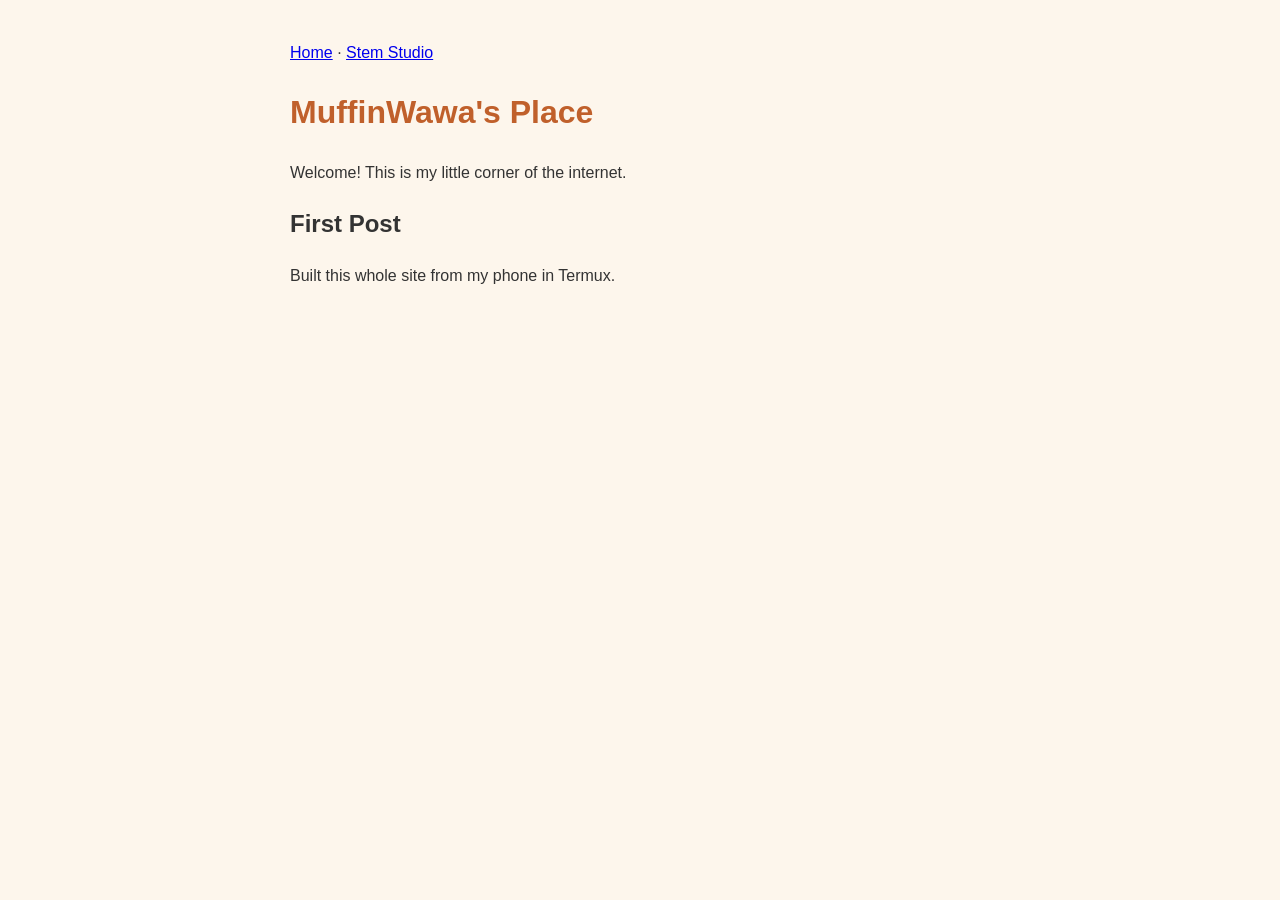
<file: index.html>
<!DOCTYPE html>
<html lang="en">
<head>
<meta charset="UTF-8">
<meta name="viewport" content="width=device-width, initial-scale=1">
<title>MuffinWawa's Place</title>
<style>
body{font-family:sans-serif;max-width:700px;margin:40px auto;padding:0 16px;line-height:1.6;background:#fdf6ec;color:#333}
h1{color:#c0602b}
</style>
</head>
<body>
<nav style="margin-bottom:20px"><a href="./">Home</a> · <a href="stems/">Stem Studio</a></nav>
<h1>MuffinWawa's Place</h1>
<p>Welcome! This is my little corner of the internet.</p>
<h2>First Post</h2>
<p>Built this whole site from my phone in Termux.</p>
</body>
</html>
</file>
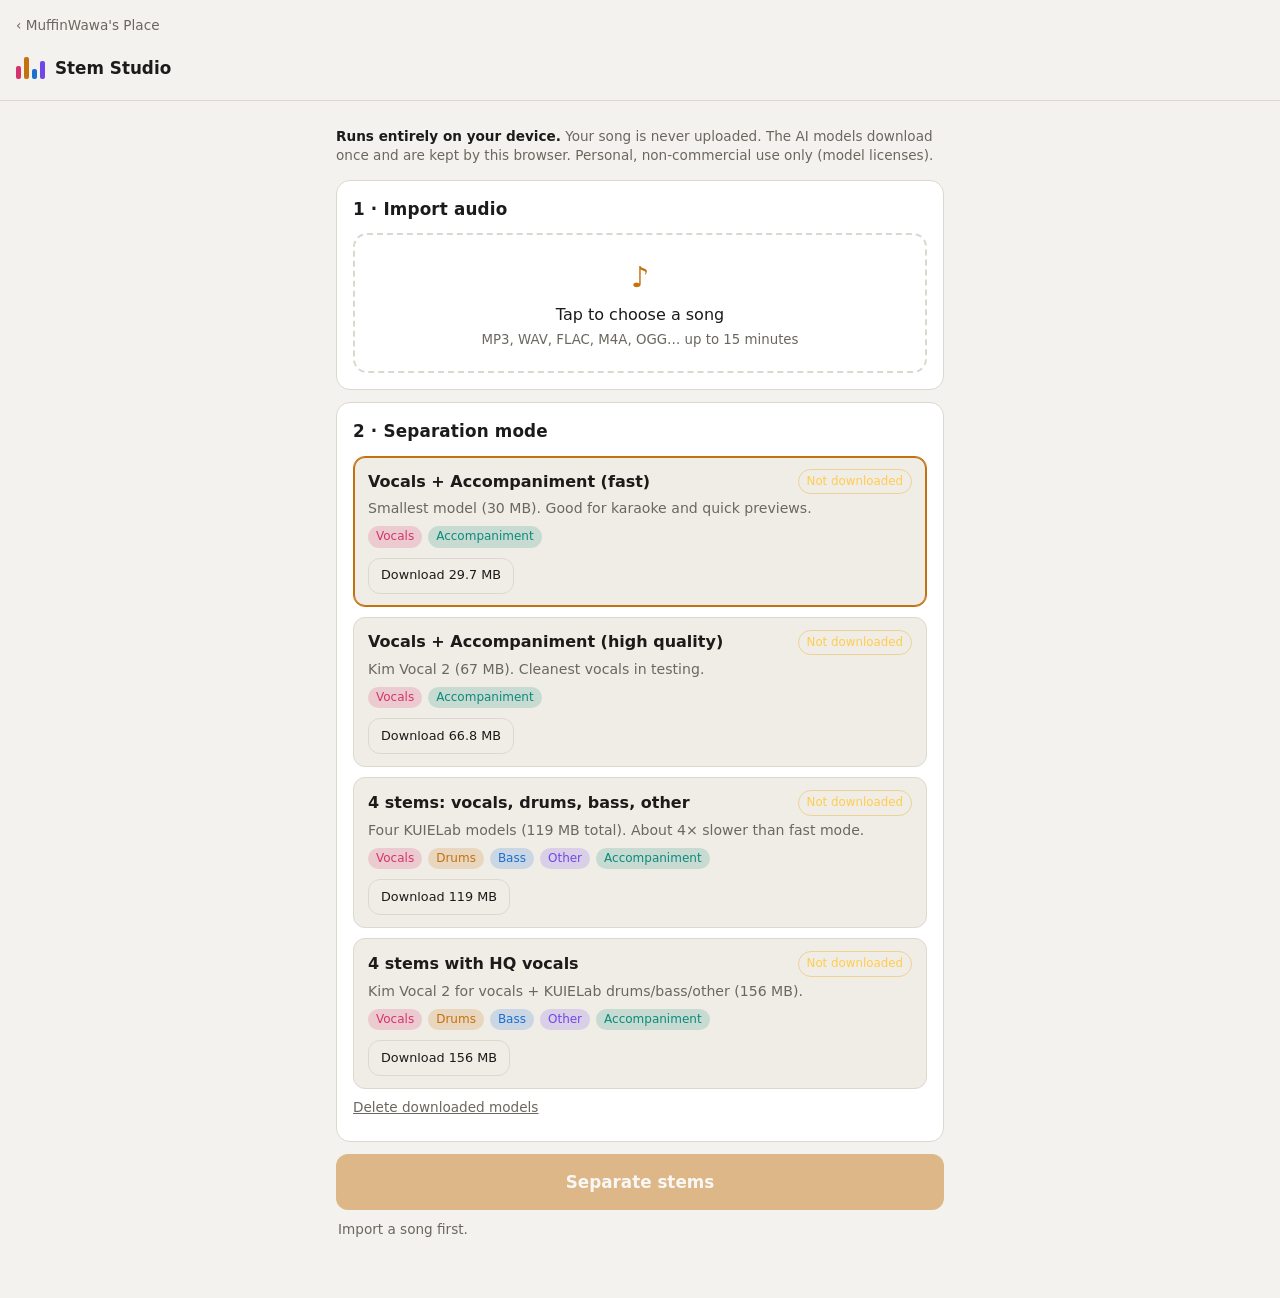
<file: stems/index.html>
<!doctype html>
<html lang="en">
<head>
<meta charset="utf-8">
<meta name="viewport" content="width=device-width, initial-scale=1, viewport-fit=cover">
<meta name="theme-color" content="#101114">
<title>Stem Studio</title>
<link rel="icon" href="data:image/svg+xml,%3Csvg xmlns=%22http://www.w3.org/2000/svg%22 viewBox=%220 0 16 16%22%3E%3Crect x=%221%22 y=%226%22 width=%223%22 height=%229%22 fill=%22%23ff8fb1%22/%3E%3Crect x=%225%22 y=%221%22 width=%223%22 height=%2214%22 fill=%22%23ffb547%22/%3E%3Crect x=%229%22 y=%228%22 width=%223%22 height=%227%22 fill=%22%236fb6ff%22/%3E%3Crect x=%2213%22 y=%224%22 width=%222%22 height=%2211%22 fill=%22%23b49bff%22/%3E%3C/svg%3E">
<link rel="stylesheet" href="app.css">
</head>
<body>
<header class="topbar">
  <div>
    <a class="homelink" href="../">‹ MuffinWawa's Place</a>
    <button class="brand" id="homeBtn" aria-label="Start over">
      <span class="logo" aria-hidden="true"><i></i><i></i><i></i><i></i></span>
      <span>Stem Studio</span>
    </button>
  </div>
</header>

<main>
  <!-- ============ HOME ============ -->
  <section id="view-home" class="view">
    <p class="notice"><b>Runs entirely on your device.</b> Your song is never uploaded. The AI models download once and are
      kept by this browser. Personal, non-commercial use only (model licenses).</p>
    <div class="card">
      <h2>1 · Import audio</h2>
      <label class="drop" id="drop">
        <input type="file" id="fileInput" accept="audio/*,.mp3,.wav,.flac,.ogg,.opus,.m4a,.aac,.aiff,.webm">
        <span class="drop-icon" aria-hidden="true">♪</span>
        <span id="dropText">Tap to choose a song</span>
        <small>MP3, WAV, FLAC, M4A, OGG… up to 15 minutes</small>
      </label>
      <div class="loaded hidden" id="loadedBox"></div>
    </div>

    <div class="card">
      <h2>2 · Separation mode</h2>
      <div id="modes" class="modes" role="radiogroup" aria-label="Separation mode"></div>
      <button class="linkbtn" id="clearModels">Delete downloaded models</button>
    </div>

    <button class="primary big" id="separateBtn" disabled>Separate stems</button>
    <p class="hint" id="separateHint">Import a song and choose a downloaded mode.</p>
  </section>

  <!-- ============ JOB ============ -->
  <section id="view-job" class="view hidden">
    <div class="card">
      <p class="eyebrow" id="jobMode"></p>
      <h2 id="jobTitle"></h2>
      <div class="progress-ring">
        <div class="bar thick"><div id="jobBar"></div></div>
        <div class="row-between"><strong id="jobPct">0%</strong><span class="muted" id="jobEta"></span></div>
      </div>
      <p id="jobMsg" class="jobmsg"></p>
      <div class="actions">
        <button class="danger" id="cancelBtn">Stop</button>
        <button class="ghost hidden" id="jobBackBtn">Back</button>
      </div>
      <p class="hint">Keep this tab open with the screen on. If you switch apps, your phone may pause it.
        Your phone does all the work, so long songs take a while (4-stem modes run four models).</p>
    </div>
  </section>

  <!-- ============ STUDIO ============ -->
  <section id="view-studio" class="view hidden">
    <div class="card studio-head">
      <p class="eyebrow" id="studioMode"></p>
      <h2 id="studioTitle"></h2>
      <div class="transport">
        <button class="play" id="playBtn" aria-label="Play">▶</button>
        <div class="seek">
          <input type="range" id="seek" min="0" max="1000" value="0" aria-label="Seek">
          <div class="row-between muted small"><span id="tNow">0:00</span><span id="tBuf"></span><span id="tDur">0:00</span></div>
        </div>
      </div>
    </div>

    <div id="tracks" class="tracks"></div>

    <div class="card">
      <h2>Export</h2>
      <div class="actions wrap">
        <button class="primary" id="zipBtn">All stems (ZIP)</button>
        <button class="primary" id="mixBtn">Render my mix</button>
      </div>
      <label class="check"><input type="checkbox" id="normalize" checked> Prevent clipping in mix</label>
      <div id="mixResult" class="mixresult hidden"></div>
      <p class="hint">"Render my mix" uses the exact volume, mute and solo settings above.</p>
      <div class="actions"><button class="ghost" id="newSongBtn">Separate another song</button></div>
    </div>
  </section>
</main>

<div class="toast hidden" id="toast" role="status" aria-live="polite"></div>
<script src="app.js"></script>
</body>
</html>
</file>
<file: stems/app.css>
:root {
  --bg: #101114;
  --panel: #191b20;
  --panel-2: #22252c;
  --line: #2e323b;
  --text: #eceef2;
  --muted: #9198a5;
  --accent: #ffb547;
  --accent-ink: #1b1305;
  --danger: #ff6b6b;
  --ok: #54d38a;
  --warn: #ffcc4d;
  --vocals: #ff8fb1;
  --drums: #ffb547;
  --bass: #6fb6ff;
  --other: #b49bff;
  --accompaniment: #5fd4c4;
  --radius: 14px;
  --tap: 48px;
  color-scheme: dark;
}
@media (prefers-color-scheme: light) {
  :root:not([data-theme="dark"]) {
    --bg: #f4f2ee; --panel: #ffffff; --panel-2: #f0ede7; --line: #ddd8cf;
    --text: #1c1b19; --muted: #6b675f; --accent: #c4710f; --accent-ink: #fff;
    --vocals: #d6336c; --drums: #c4710f; --bass: #1c6fd1; --other: #7048e8; --accompaniment: #0c8a7a;
    color-scheme: light;
  }
}
* { box-sizing: border-box; }
html { -webkit-text-size-adjust: 100%; }
body {
  margin: 0; background: var(--bg); color: var(--text);
  font: 16px/1.45 system-ui, -apple-system, "Segoe UI", Roboto, sans-serif;
  padding-bottom: env(safe-area-inset-bottom);
}
main { max-width: 640px; margin: 0 auto; padding: 12px 16px 48px; }
h2 { font-size: 1.05rem; margin: 0 0 12px; letter-spacing: .01em; }
.hidden { display: none !important; }
.muted { color: var(--muted); }
.small { font-size: .85rem; }
.eyebrow { margin: 0 0 4px; color: var(--accent); font-size: .78rem; text-transform: uppercase; letter-spacing: .08em; font-weight: 600; }
.hint { color: var(--muted); font-size: .85rem; margin: 10px 2px; }
.row-between { display: flex; align-items: center; justify-content: space-between; gap: 10px; }

/* top bar */
.topbar {
  position: sticky; top: 0; z-index: 5; display: flex; align-items: center; justify-content: space-between;
  padding: calc(8px + env(safe-area-inset-top)) 16px 8px; background: color-mix(in srgb, var(--bg) 88%, transparent);
  backdrop-filter: blur(10px); border-bottom: 1px solid var(--line);
}
.brand { display: flex; align-items: center; gap: 10px; background: none; border: 0; color: var(--text); font-weight: 700; font-size: 1.05rem; min-height: var(--tap); padding: 0; }
.logo { display: inline-flex; align-items: flex-end; gap: 3px; height: 22px; }
.logo i { width: 5px; border-radius: 2px; display: block; }
.logo i:nth-child(1) { height: 60%; background: var(--vocals); }
.logo i:nth-child(2) { height: 100%; background: var(--drums); }
.logo i:nth-child(3) { height: 45%; background: var(--bass); }
.logo i:nth-child(4) { height: 80%; background: var(--other); }
.chip { display: inline-flex; align-items: center; gap: 8px; min-height: 36px; padding: 0 12px; border-radius: 999px; border: 1px solid var(--line); background: var(--panel); color: var(--text); font-size: .85rem; }
.dot { width: 9px; height: 9px; border-radius: 50%; background: var(--muted); }
.dot.ok { background: var(--ok); } .dot.warn { background: var(--warn); } .dot.bad { background: var(--danger); }

/* cards and controls */
.card { background: var(--panel); border: 1px solid var(--line); border-radius: var(--radius); padding: 16px; margin: 12px 0; }
button, .button {
  font: inherit; min-height: var(--tap); padding: 0 18px; border-radius: 12px; border: 1px solid var(--line);
  background: var(--panel-2); color: var(--text); cursor: pointer; display: inline-flex; align-items: center; justify-content: center;
  text-decoration: none; gap: 8px; touch-action: manipulation; -webkit-tap-highlight-color: transparent;
}
button:disabled { opacity: .45; cursor: not-allowed; }
button:focus-visible, .button:focus-visible, input:focus-visible { outline: 2px solid var(--accent); outline-offset: 2px; }
.primary { background: var(--accent); color: var(--accent-ink); border-color: transparent; font-weight: 700; }
.danger { background: transparent; color: var(--danger); border-color: color-mix(in srgb, var(--danger) 50%, var(--line)); }
.ghost { background: transparent; }
button.small { min-height: 36px; padding: 0 12px; font-size: .85rem; }
.big { width: 100%; min-height: 56px; font-size: 1.05rem; }
.actions { display: flex; gap: 10px; margin-top: 14px; }
.actions.wrap { flex-wrap: wrap; }
.actions > * { flex: 1 1 auto; }
.check { display: flex; align-items: center; gap: 10px; margin-top: 14px; min-height: var(--tap); }
.check input { width: 22px; height: 22px; accent-color: var(--accent); }

/* import */
.drop { display: flex; flex-direction: column; align-items: center; gap: 4px; padding: 22px 12px; border: 2px dashed var(--line); border-radius: var(--radius); text-align: center; cursor: pointer; }
.drop input { position: absolute; width: 1px; height: 1px; opacity: 0; }
.drop-icon { font-size: 1.8rem; color: var(--accent); }
.drop small { color: var(--muted); }
.drop:focus-within { border-color: var(--accent); }
.loaded { margin-top: 12px; padding: 12px; background: var(--panel-2); border-radius: 10px; font-size: .92rem; }
.bar { height: 8px; background: var(--panel-2); border-radius: 99px; overflow: hidden; margin: 12px 0 6px; }
.bar.thick { height: 14px; }
.bar > div { height: 100%; width: 0; background: var(--accent); border-radius: 99px; transition: width .3s ease; }

/* modes */
.modes { display: grid; gap: 10px; }
.mode { display: block; border: 1px solid var(--line); border-radius: 12px; padding: 12px 14px; background: var(--panel-2); cursor: pointer; }
.mode.selected { border-color: var(--accent); box-shadow: 0 0 0 1px var(--accent) inset; }
.mode input { position: absolute; opacity: 0; }
.mode-top { display: flex; align-items: center; justify-content: space-between; gap: 8px; }
.mode-title { font-weight: 650; }
.mode p { margin: 4px 0 8px; color: var(--muted); font-size: .88rem; }
.badge { font-size: .74rem; padding: 3px 8px; border-radius: 99px; border: 1px solid var(--line); white-space: nowrap; }
.badge.ok { color: var(--ok); border-color: color-mix(in srgb, var(--ok) 45%, var(--line)); }
.badge.need { color: var(--warn); border-color: color-mix(in srgb, var(--warn) 45%, var(--line)); }
.stemdots { display: flex; gap: 6px; flex-wrap: wrap; }
.stemdots span { font-size: .75rem; padding: 2px 8px; border-radius: 99px; background: color-mix(in srgb, var(--c) 18%, transparent); color: var(--c); }
.mode .dl { margin-top: 10px; display: flex; align-items: center; gap: 10px; }
.mode .dl .bar { flex: 1; margin: 0; }

/* projects */
.projects { list-style: none; margin: 0; padding: 0; }
.projects li { display: flex; align-items: center; gap: 10px; border-top: 1px solid var(--line); padding: 10px 0; }
.projects li:first-child { border-top: 0; }
.projects .open { flex: 1; text-align: left; justify-content: flex-start; background: none; border: 0; padding: 0; flex-direction: column; align-items: flex-start; gap: 2px; min-height: var(--tap); }
.projects .name { font-weight: 600; word-break: break-word; }
.state { font-size: .75rem; color: var(--muted); }
.state.done { color: var(--ok); } .state.running, .state.queued { color: var(--accent); }
.state.error, .state.interrupted { color: var(--danger); }

/* job */
.jobmsg { min-height: 1.5em; }

/* studio */
.transport { display: flex; align-items: center; gap: 14px; margin-top: 12px; }
.play { width: 64px; height: 64px; min-height: 64px; border-radius: 50%; padding: 0; font-size: 1.5rem; background: var(--accent); color: var(--accent-ink); border: 0; flex: none; }
.seek { flex: 1; min-width: 0; }
input[type=range] { width: 100%; height: 36px; accent-color: var(--accent); background: transparent; touch-action: none; }
.tracks { display: grid; gap: 10px; margin: 12px 0; }
.track { background: var(--panel); border: 1px solid var(--line); border-left: 5px solid var(--c); border-radius: var(--radius); padding: 12px 14px; }
.track.silent { opacity: .55; }
.track-top { display: flex; align-items: center; gap: 8px; }
.track-name { font-weight: 700; text-transform: capitalize; flex: 1; color: var(--c); }
.toggle { min-width: 48px; padding: 0 10px; font-weight: 700; }
.toggle[aria-pressed=true].m { background: var(--danger); color: #fff; border-color: transparent; }
.toggle[aria-pressed=true].s { background: var(--warn); color: #1c1600; border-color: transparent; }
.vol { display: flex; align-items: center; gap: 10px; margin-top: 6px; }
.vol output { width: 44px; text-align: right; font-variant-numeric: tabular-nums; color: var(--muted); font-size: .85rem; }
.track-actions { display: flex; gap: 8px; margin-top: 4px; }
.track-actions > * { flex: 1; min-height: 40px; font-size: .85rem; }
.mixresult { margin-top: 12px; padding: 12px; border-radius: 10px; background: var(--panel-2); }
.mixresult audio { width: 100%; margin-top: 8px; }

/* diagnostics */
.sheet { position: fixed; inset: 0; background: rgba(0,0,0,.55); z-index: 20; display: flex; align-items: flex-end; justify-content: center; }
.sheet-body { background: var(--panel); width: 100%; max-width: 640px; max-height: 88vh; overflow: auto; border-radius: 18px 18px 0 0; padding: 18px 16px calc(18px + env(safe-area-inset-bottom)); }
.diag-list { list-style: none; padding: 0; margin: 0 0 12px; }
.diag-list li { padding: 8px 10px; border-radius: 8px; margin-bottom: 6px; font-size: .9rem; }
.diag-list .p { background: color-mix(in srgb, var(--danger) 16%, transparent); }
.diag-list .w { background: color-mix(in srgb, var(--warn) 14%, transparent); }
.kv { display: grid; grid-template-columns: max-content 1fr; gap: 4px 12px; font-size: .88rem; }
.kv dt { color: var(--muted); } .kv dd { margin: 0; word-break: break-word; }
pre { white-space: pre-wrap; word-break: break-word; font-size: .75rem; background: var(--panel-2); padding: 10px; border-radius: 8px; }

.toast { position: fixed; left: 16px; right: 16px; bottom: calc(16px + env(safe-area-inset-bottom)); max-width: 600px; margin: 0 auto; background: var(--text); color: var(--bg); padding: 12px 16px; border-radius: 12px; z-index: 30; font-size: .92rem; box-shadow: 0 6px 24px rgba(0,0,0,.35); }
.toast.err { background: var(--danger); color: #fff; }

/* ---------------------------------------------------------------- website build */
.homelink { color: var(--muted); text-decoration: none; font-size: .85rem; display: inline-flex; align-items: center; min-height: 36px; }
.homelink:hover { color: var(--accent); }
.notice { font-size: .85rem; color: var(--muted); }
.notice b { color: var(--text); }
.dl .small { font-size: .8rem; }
.linkbtn { background: none; border: 0; color: var(--muted); text-decoration: underline; min-height: 36px; padding: 0; font-size: .85rem; }
</file>
